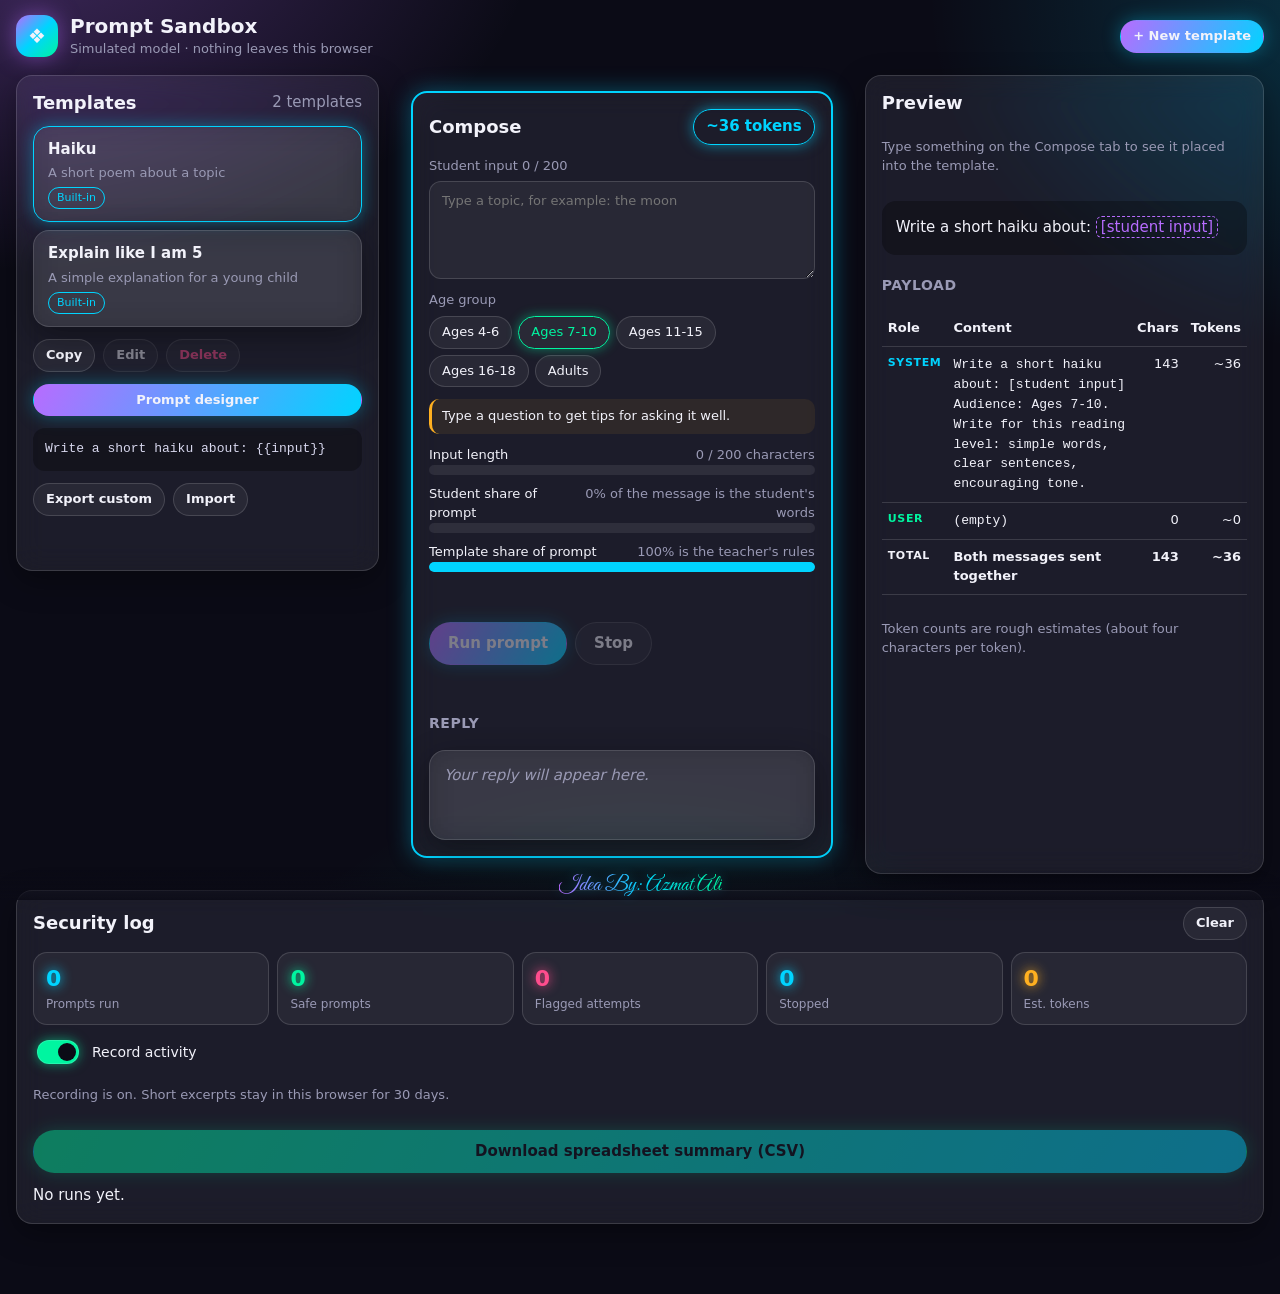
<file: index.html>
<!DOCTYPE html>
<html lang="en" data-layout="desktop">
<head>
  <meta charset="UTF-8">
  <meta name="viewport" content="width=device-width, initial-scale=1, viewport-fit=cover">
  <meta name="description" content="Prompt Sandbox: see how a template and a student's words combine into a prompt. Simulated model, no data leaves the browser.">
  <meta name="theme-color" content="#0b0b16">
  <title>Prompt Sandbox</title>
  <meta property="og:type" content="website">
  <meta property="og:title" content="Prompt Sandbox">
  <meta property="og:description" content="See how a template and a student's words combine into a prompt.">
  <meta property="og:url" content="https://prompt-sandbox-azmataliakbar.netlify.app/">
  <meta property="og:image" content="https://prompt-sandbox-azmataliakbar.netlify.app/prompt1.png">
  <meta property="og:image:width" content="571">
  <meta property="og:image:height" content="472">
  <meta property="og:image:alt" content="Prompt Sandbox">
  <meta name="twitter:card" content="summary">
  <meta name="twitter:image" content="https://prompt-sandbox-azmataliakbar.netlify.app/prompt1.png">
  <link rel="preconnect" href="https://fonts.googleapis.com">
  <link rel="preconnect" href="https://fonts.gstatic.com" crossorigin>
  <link href="https://fonts.googleapis.com/css2?family=Great+Vibes&display=swap" rel="stylesheet">
  <link rel="stylesheet" href="css/app.css">
</head>
<body>

  <header class="topbar">
    <div class="brand">
      <span class="logo" aria-hidden="true">&#10070;</span>
      <div>
        <h1>Prompt Sandbox</h1>
        <p class="tag" id="mode-badge">Simulated model</p>
      </div>
    </div>
    <button type="button" class="btn neon small" id="new-template">+ New template</button>
  </header>

  <nav class="tabbar" role="tablist" aria-label="Sections">
    <button type="button" role="tab" data-target="templates" aria-selected="false">Templates</button>
    <button type="button" role="tab" data-target="compose" aria-selected="true">Compose</button>
    <button type="button" role="tab" data-target="preview" aria-selected="false">Preview</button>
    <button type="button" role="tab" data-target="log" aria-selected="false">Security</button>
  </nav>

  <main class="workspace">

    <!-- Templates -->
    <section class="panel sec-templates glass" data-section="templates" aria-labelledby="h-templates">
      <div class="panel-head">
        <h2 id="h-templates">Templates</h2>
        <span class="muted" id="template-count"></span>
      </div>
      <div class="template-list" id="template-list"></div>
      <div class="template-actions">
        <button type="button" class="btn ghost small" id="copy-template">Copy</button>
        <button type="button" class="btn ghost small" id="edit-template">Edit</button>
        <button type="button" class="btn ghost small danger" id="delete-template">Delete</button>
      </div>
      <button type="button" class="btn neon small" id="open-designer">Prompt designer</button>
      <pre class="template-detail" id="template-detail" aria-label="Selected template text"></pre>
      <div class="library-tools">
        <button type="button" class="btn ghost small" id="export-templates">Export custom</button>
        <button type="button" class="btn ghost small" id="import-templates">Import</button>
        <input type="file" id="import-file" accept="application/json" hidden>
      </div>
      <p class="muted small" id="template-message" role="status"></p>
    </section>

    <!-- Compose -->
    <section class="panel sec-compose" data-section="compose" aria-labelledby="h-compose">
      <div class="run-card glass" id="run-card">
        <div class="panel-head">
          <h2 id="h-compose">Compose</h2>
          <span class="token-count" id="token-count" aria-live="polite">~0 tokens</span>
        </div>
        <label class="field">
          <span>Student input <span class="muted" id="char-count"></span></span>
          <textarea id="input" rows="4" maxlength="500" placeholder="Type a topic, for example: the moon"></textarea>
        </label>
        <div class="audience">
          <span class="field-label">Age group</span>
          <div class="chips" id="audience-chips" role="group" aria-label="Age group"></div>
        </div>
        <ul class="tips" id="tips" aria-label="Tips for asking a better question"></ul>
        <div class="meters" id="meters"></div>
        <p class="chip warn" id="chip-injection" hidden>Contains a rule-override phrase</p>
        <p class="muted small" id="compose-notes"></p>
        <div class="run-actions">
          <button type="button" class="btn neon" id="run" disabled>Run prompt</button>
          <button type="button" class="btn ghost" id="stop" disabled>Stop</button>
        </div>
        <p class="run-message" id="run-message" role="status" aria-live="polite"></p>
        <h3 class="sub">Reply</h3>
        <div class="output glass" id="output" aria-live="polite"></div>
      </div>
    </section>

    <!-- Preview -->
    <section class="panel sec-preview glass" data-section="preview" aria-labelledby="h-preview">
      <div class="panel-head">
        <h2 id="h-preview">Preview</h2>
      </div>
      <p class="muted small" id="viewer-note"></p>
      <div class="viewer" id="viewer-template" aria-label="Template with the student's text in place"></div>
      <h3 class="sub">Payload</h3>
      <div class="matrix-wrap">
        <table class="matrix">
          <thead>
            <tr><th scope="col">Role</th><th scope="col">Content</th><th scope="col">Chars</th><th scope="col">Tokens</th></tr>
          </thead>
          <tbody id="matrix-body"></tbody>
        </table>
      </div>
      <p class="muted small">Token counts are rough estimates (about four characters per token).</p>
    </section>

    <!-- Security: metrics, live log and spreadsheet export -->
    <section class="panel sec-log glass" data-section="log" aria-labelledby="h-log">
      <div class="panel-head">
        <h2 id="h-log">Security log</h2>
        <button type="button" class="btn ghost small" id="clear-log">Clear</button>
      </div>

      <div class="metrics" role="list" aria-label="Activity counts">
        <div class="metric" role="listitem"><span class="metric-value" id="m-total">0</span><span class="metric-label">Prompts run</span></div>
        <div class="metric safe" role="listitem"><span class="metric-value" id="m-safe">0</span><span class="metric-label">Safe prompts</span></div>
        <div class="metric flag" role="listitem"><span class="metric-value" id="m-flagged">0</span><span class="metric-label">Flagged attempts</span></div>
        <div class="metric" role="listitem"><span class="metric-value" id="m-stopped">0</span><span class="metric-label">Stopped</span></div>
        <div class="metric tokens" role="listitem"><span class="metric-value" id="m-tokens">0</span><span class="metric-label">Est. tokens</span></div>
      </div>

      <div class="log-controls">
        <label class="switch">
          <input type="checkbox" id="log-toggle" checked>
          <span>Record activity</span>
        </label>
        <p class="muted small" id="log-state" role="status"></p>
      </div>

      <button type="button" class="btn neon csv" id="download-csv" disabled>Download spreadsheet summary (CSV)</button>

      <ul class="log-list scroll" id="log-list" aria-live="polite" aria-label="Security log, newest first"></ul>
    </section>

  </main>

  <!-- Prompt designer: builds a template from a few choices -->
  <dialog class="creator glass" id="designer" aria-labelledby="designer-title">
    <form id="designer-form" method="dialog">
      <h2 id="designer-title">Prompt designer</h2>
      <p class="muted small">Answer a few questions. The template is built for you, and you can edit it later.</p>
      <label class="field">
        <span>What should the AI do?</span>
        <input id="d-task" type="text" maxlength="240" placeholder="for example: explain a science idea">
      </label>
      <label class="field">
        <span>Answer format</span>
        <select id="d-format"></select>
      </label>
      <label class="field">
        <span>Tone</span>
        <select id="d-tone"></select>
      </label>
      <label class="field">
        <span>Length</span>
        <select id="d-length"></select>
      </label>
      <label class="field">
        <span>Extra rules (optional)</span>
        <input id="d-rules" type="text" maxlength="200" placeholder="for example: no scary words">
      </label>
      <div class="field">
        <span>Preview</span>
        <pre class="template-detail" id="d-preview" aria-live="polite"></pre>
      </div>
      <p class="error" id="designer-error" role="alert"></p>
      <div class="dialog-actions">
        <button type="button" class="btn ghost" id="designer-cancel">Cancel</button>
        <button type="submit" class="btn neon">Use this template</button>
      </div>
    </form>
  </dialog>

  <!-- Template creator -->
  <dialog class="creator glass" id="creator" aria-labelledby="creator-title">
    <form id="creator-form" method="dialog">
      <h2 id="creator-title">New template</h2>
      <label class="field">
        <span>Name</span>
        <input id="c-name" type="text" maxlength="60" required>
      </label>
      <label class="field">
        <span>Description (optional)</span>
        <input id="c-desc" type="text" maxlength="200">
      </label>
      <label class="field">
        <span>Template instructions</span>
        <textarea id="c-template" rows="4" maxlength="2000" required></textarea>
        <small class="hint" id="c-hint" role="status"></small>
      </label>
      <label class="field">
        <span>Input limit (characters, optional)</span>
        <input id="c-limit" type="number" min="1" max="500" inputmode="numeric">
      </label>
      <p class="error" id="creator-error" role="alert"></p>
      <div class="dialog-actions">
        <button type="button" class="btn ghost" id="creator-cancel">Cancel</button>
        <button type="submit" class="btn neon">Save template</button>
      </div>
    </form>
  </dialog>

  <footer class="footer">
    <span class="watermark">Idea By: Azmat Ali</span>
  </footer>

  <!-- Classic scripts in dependency order (opens from file:// with no server) -->
  <script src="js/config.js"></script>
  <script src="js/util/storage.js"></script>
  <script src="js/core/scanner.js"></script>
  <script src="js/core/prompt.js"></script>
  <script src="js/core/templates.js"></script>
  <script src="js/core/simulator.js"></script>
  <script src="js/core/provider.js"></script>
  <script src="js/core/log.js"></script>
  <script src="js/core/tools.js"></script>
  <script src="js/core/designer.js"></script>
  <script src="js/core/tips.js"></script>
  <script src="js/ui/viewer.js"></script>
  <script src="js/app.js"></script>
</body>
</html>
</file>
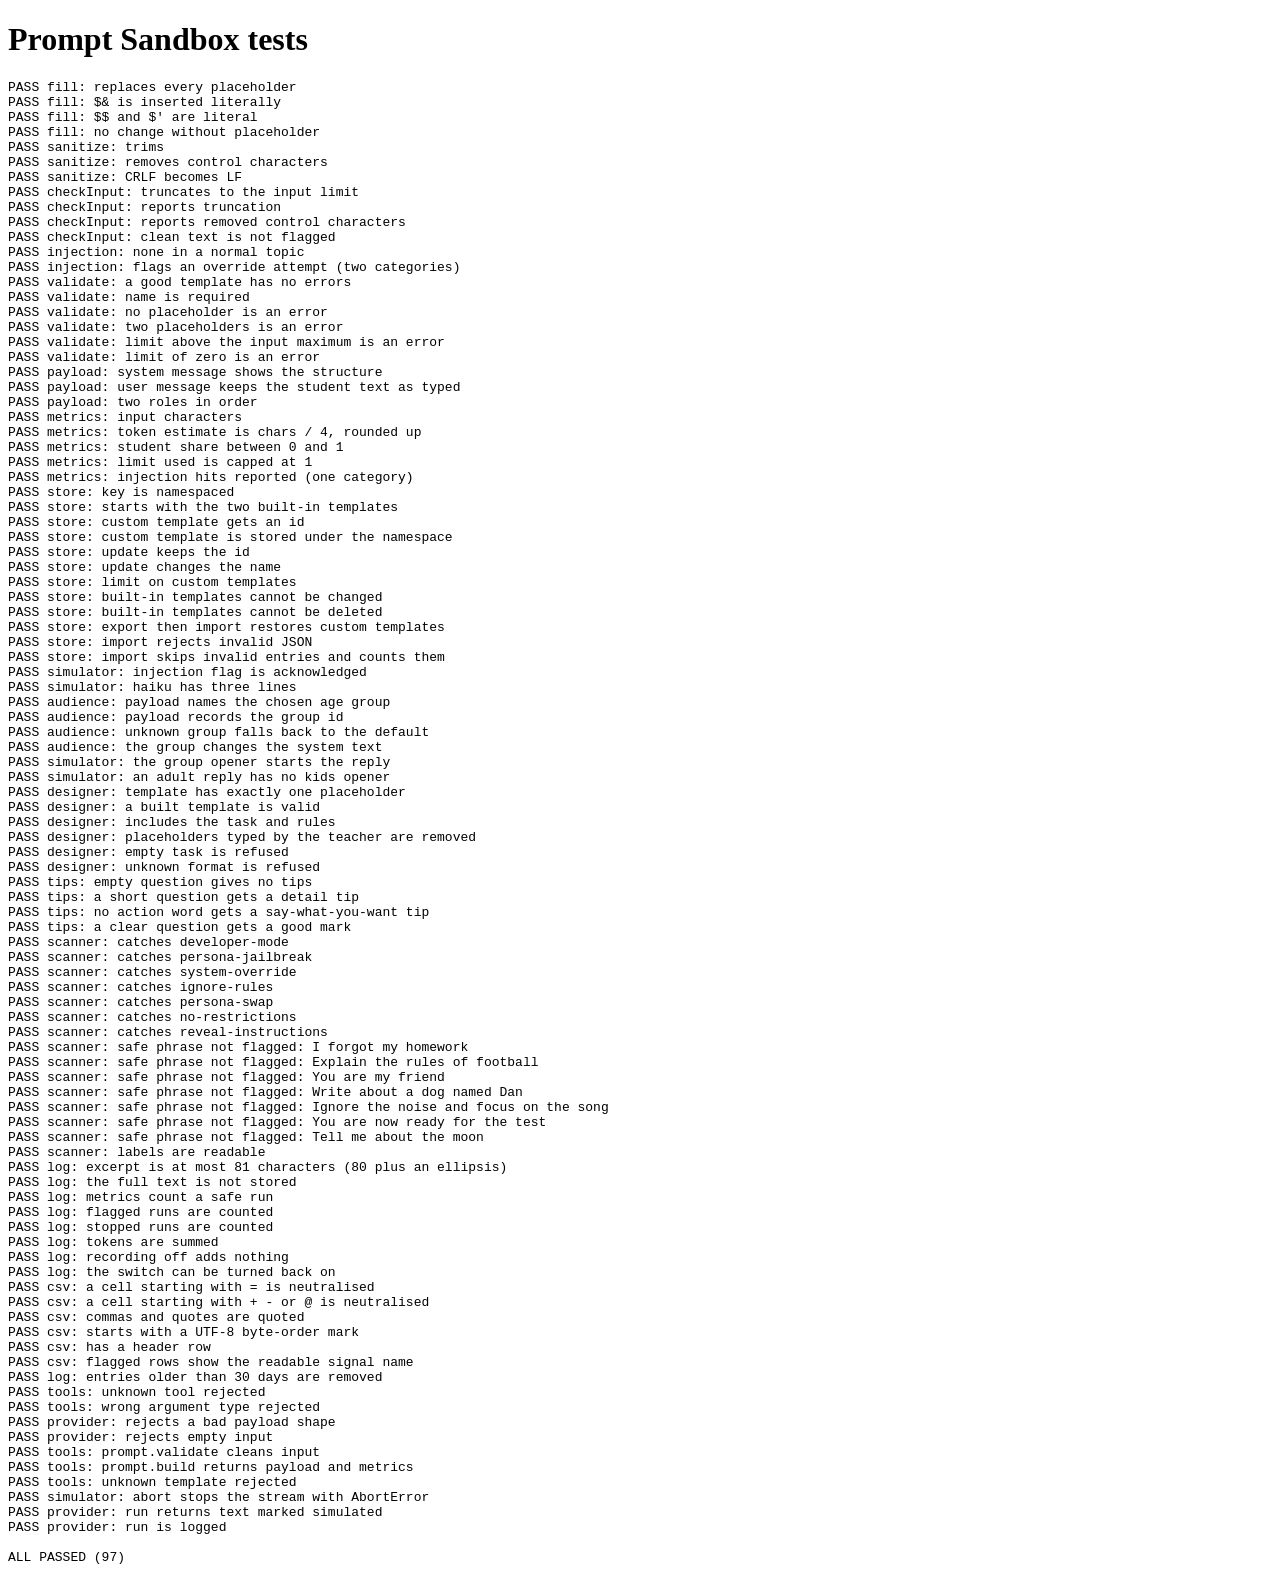
<file: tests/index.html>
<!DOCTYPE html>
<html lang="en">
<head>
  <meta charset="UTF-8">
  <meta name="viewport" content="width=device-width, initial-scale=1">
  <title>Prompt Sandbox tests</title>
</head>
<body>
  <h1>Prompt Sandbox tests</h1>
  <pre id="results">running...</pre>

  <script src="../js/config.js"></script>
  <script src="../js/util/storage.js"></script>
  <script src="../js/core/scanner.js"></script>
  <script src="../js/core/prompt.js"></script>
  <script src="../js/core/templates.js"></script>
  <script src="../js/core/simulator.js"></script>
  <script src="../js/core/provider.js"></script>
  <script src="../js/core/log.js"></script>
  <script src="../js/core/tools.js"></script>
  <script src="../js/core/designer.js"></script>
  <script src="../js/core/tips.js"></script>
  <script src="tests.js"></script>
</body>
</html>
</file>
<file: css/app.css>
/* ==========================================================================
   Prompt Sandbox. Breakpoints are custom properties; JS reads them into data-layout.
   Layouts: mobile < 640px (four tabs), tablet 640-1023px (two columns),
   desktop >= 1024px (three columns, log below).
   ========================================================================== */
:root {
  --footer-h: 30px;
  --tabbar-h: 0px;
  --badge-h: 0px;             /* phones: 64px, for Netlify badge */
  --radius: 16px;
  --bg: #0b0b16;
  --text: #f2f2fa;
  --muted: #9a9ab5;
  --glass: rgba(255, 255, 255, 0.07);
  --glass-border: rgba(255, 255, 255, 0.14);
  --idle: #00d4ff;
  --running: #b76cff;
  --ok: #00f5a0;
  --error: #ff4d8d;
  --warm: #ffb020;
  --shadow: 0 10px 30px rgba(0, 0, 0, 0.35);
  color-scheme: dark;
}

[data-layout="mobile"] {
  --tabbar-h: 56px;
}

/* Netlify's free-plan badge sits at the bottom-right of phone screens (about 64px tall).
   Lift the tab bar and footer above it on phones so they never cover the badge or get covered by it. */
[data-layout="mobile"] {
  --badge-h: 64px;
}


*,
*::before,
*::after {
  box-sizing: border-box;
}

html,
body {
  margin: 0;
  min-height: 100%;
  overflow-x: hidden;            /* no sideways scrolling at any width */
}

body {
  color: var(--text);
  background-color: var(--bg);
  background-image:
    radial-gradient(900px 600px at 0% -10%, rgba(183, 108, 255, 0.32), transparent 60%),
    radial-gradient(800px 600px at 110% 0%, rgba(0, 212, 255, 0.22), transparent 60%),
    radial-gradient(700px 500px at 50% 120%, rgba(0, 245, 160, 0.14), transparent 60%);
  background-attachment: fixed;
  font: 15px/1.45 system-ui, -apple-system, "Segoe UI", Roboto, sans-serif;
  padding-bottom: calc(var(--footer-h) + var(--tabbar-h) + var(--badge-h) + 24px);
}

h1, h2, h3 {
  margin: 0;
  line-height: 1.2;
}

.muted { color: var(--muted); }
.small { font-size: 13px; }
.sub { font-size: 14px; margin: 10px 0 6px; color: var(--muted); letter-spacing: 0.04em; text-transform: uppercase; }

/* ---------- Glass surfaces and buttons ---------- */
.glass {
  background: var(--glass);
  border: 1px solid var(--glass-border);
  border-radius: var(--radius);
  backdrop-filter: blur(14px) saturate(140%);
  -webkit-backdrop-filter: blur(14px) saturate(140%);
  box-shadow: var(--shadow);
}

.btn {
  appearance: none;
  border: 1px solid transparent;
  border-radius: 999px;
  padding: 10px 18px;
  font: inherit;
  font-weight: 600;
  color: var(--text);
  cursor: pointer;
  transition: transform 0.15s ease, box-shadow 0.2s ease, opacity 0.2s ease;
}

.btn:hover:not(:disabled) { transform: translateY(-1px); }
.btn:disabled { opacity: 0.45; cursor: not-allowed; }
.btn:focus-visible,
textarea:focus-visible,
input:focus-visible,
.template-btn:focus-visible,
.tabbar button:focus-visible {
  outline: 2px solid var(--idle);
  outline-offset: 3px;
}

.btn.small { padding: 6px 12px; font-size: 13px; }
.btn.ghost { background: rgba(255, 255, 255, 0.06); border-color: var(--glass-border); }
.btn.danger { color: var(--error); }
.btn.neon {
  background: linear-gradient(120deg, #b76cff, #00d4ff);
  box-shadow: 0 0 18px rgba(0, 212, 255, 0.35);
}

/* ---------- Header ---------- */
.topbar {
  display: flex;
  align-items: center;
  justify-content: space-between;
  gap: 12px;
  padding: 14px 16px 8px;
}

.brand {
  display: flex;
  align-items: center;
  gap: 12px;
  min-width: 0;
}

.logo {
  display: grid;
  place-items: center;
  width: 42px;
  height: 42px;
  border-radius: 14px;
  font-size: 20px;
  background: linear-gradient(135deg, #b76cff, #00d4ff, #00f5a0);
  box-shadow: 0 0 22px rgba(183, 108, 255, 0.5);
  flex: 0 0 auto;
}

.brand h1 { font-size: 20px; }
.tag { margin: 2px 0 0; color: var(--muted); font-size: 13px; }

/* ---------- Workspace grid ---------- */
.workspace {
  display: grid;
  gap: 16px;
  padding: 8px 16px 16px;
  max-width: 1320px;
  margin: 0 auto;
}

.panel {
  min-width: 0;
  padding: 16px;
  display: grid;
  gap: 12px;
  align-content: start;
}

.panel-head {
  display: flex;
  align-items: center;
  justify-content: space-between;
  gap: 10px;
  flex-wrap: wrap;
}

.panel h2 { font-size: 18px; }

/* ---------- Templates ---------- */
.template-list {
  display: grid;
  gap: 8px;
}

.template-btn {
  display: grid;
  gap: 4px;
  width: 100%;
  padding: 12px 14px;
  text-align: left;
  color: var(--text);
  font: inherit;
  cursor: pointer;
  background: var(--glass);
  border: 1px solid var(--glass-border);
  transition: box-shadow 0.2s ease, border-color 0.2s ease;
}

.template-btn[aria-pressed="true"] {
  border-color: var(--idle);
  box-shadow: 0 0 16px rgba(0, 212, 255, 0.4);
}

.template-name { font-weight: 700; }
.template-desc { color: var(--muted); font-size: 13px; }

.kind {
  justify-self: start;
  font-size: 11px;
  padding: 2px 8px;
  border-radius: 999px;
  border: 1px solid currentColor;
}

.kind.builtin { color: var(--idle); }
.kind.custom { color: var(--running); }

.template-actions,
.library-tools,
.run-actions {
  display: flex;
  flex-wrap: wrap;
  gap: 8px;
}

.template-detail,
.output code,
code {
  font-family: ui-monospace, Consolas, "Courier New", monospace;
  font-size: 13px;
}

.template-detail {
  margin: 0;
  white-space: pre-wrap;
  overflow-wrap: anywhere;
  padding: 12px;
  border-radius: 12px;
  background: rgba(0, 0, 0, 0.3);
  color: #d8d8ee;
}

/* ---------- Compose and run card (neon status border) ---------- */
.run-card {
  display: grid;
  gap: 12px;
  padding: 16px;
  border: 2px solid var(--idle);
  box-shadow: 0 0 22px rgba(0, 212, 255, 0.35);
  transition: border-color 0.3s ease, box-shadow 0.3s ease;
}

.run-card.status-running {
  border-color: var(--running);
  box-shadow: 0 0 26px rgba(183, 108, 255, 0.6);
  animation: pulse 1.6s ease-in-out infinite;
}

.run-card.status-ok {
  border-color: var(--ok);
  box-shadow: 0 0 26px rgba(0, 245, 160, 0.5);
}

.run-card.status-error {
  border-color: var(--error);
  box-shadow: 0 0 26px rgba(255, 77, 141, 0.55);
}

@keyframes pulse {
  0%, 100% { box-shadow: 0 0 14px rgba(183, 108, 255, 0.35); }
  50% { box-shadow: 0 0 30px rgba(183, 108, 255, 0.75); }
}

.field {
  display: grid;
  gap: 6px;
  font-size: 13px;
  color: var(--muted);
}

textarea,
input[type="text"],
input[type="number"] {
  width: 100%;
  padding: 10px 12px;
  border-radius: 12px;
  border: 1px solid var(--glass-border);
  background: rgba(255, 255, 255, 0.06);
  color: var(--text);
  font: inherit;
  resize: vertical;
}

.token-count {
  padding: 6px 12px;
  border-radius: 999px;
  font-weight: 700;
  font-variant-numeric: tabular-nums;
  color: var(--idle);
  border: 1px solid var(--idle);
  box-shadow: 0 0 14px rgba(0, 212, 255, 0.55);
}

.token-count.near {
  color: var(--warm);
  border-color: var(--warm);
  box-shadow: 0 0 14px rgba(255, 176, 32, 0.6);
}

.meters { display: grid; gap: 10px; }

.meter-head {
  display: flex;
  justify-content: space-between;
  gap: 8px;
  font-size: 13px;
}

.meter-label { color: var(--text); }
.meter-caption { color: var(--muted); text-align: right; }

.meter-track {
  height: 10px;
  border-radius: 999px;
  background: rgba(255, 255, 255, 0.08);
  overflow: hidden;
}

.meter-fill {
  height: 100%;
  border-radius: 999px;
  transition: width 0.25s ease;
  box-shadow: 0 0 10px currentColor;
}

.meter-fill.cool { background: var(--idle); color: var(--idle); }
.meter-fill.warm { background: var(--warm); color: var(--warm); }
.meter-fill.hot { background: var(--error); color: var(--error); }
.meter-fill.violet { background: var(--running); color: var(--running); }

.chip {
  justify-self: start;
  margin: 0;
  padding: 4px 10px;
  border-radius: 999px;
  font-size: 13px;
  font-weight: 600;
}

.chip.warn {
  color: var(--warm);
  border: 1px solid var(--warm);
  box-shadow: 0 0 12px rgba(255, 176, 32, 0.5);
}

.run-message {
  margin: 0;
  min-height: 1.2em;
  font-size: 13px;
  color: var(--muted);
}

.output {
  min-height: 90px;
  padding: 14px;
  white-space: pre-wrap;
  overflow-wrap: anywhere;
  font-size: 15px;
}

.output.placeholder { color: var(--muted); font-style: italic; }

/* ---------- Preview: template viewer and payload matrix ---------- */
.viewer {
  padding: 14px;
  border-radius: 14px;
  background: rgba(0, 0, 0, 0.3);
  line-height: 1.7;
  white-space: pre-wrap;
  overflow-wrap: anywhere;
}

.viewer .inserted {
  background: linear-gradient(120deg, rgba(0, 245, 160, 0.35), rgba(0, 212, 255, 0.35));
  border-radius: 6px;
  padding: 1px 4px;
  box-shadow: 0 0 10px rgba(0, 245, 160, 0.45);
  color: #ffffff;
}

.viewer .slot {
  border: 1px dashed var(--running);
  border-radius: 6px;
  padding: 1px 4px;
  color: var(--running);
}

.matrix-wrap { overflow-x: auto; }

.matrix {
  width: 100%;
  border-collapse: collapse;
  font-size: 13px;
}

.matrix th,
.matrix td {
  padding: 8px 6px;
  border-bottom: 1px solid var(--glass-border);
  vertical-align: top;
  text-align: left;
}

.matrix .num {
  text-align: right;
  font-variant-numeric: tabular-nums;
  white-space: nowrap;
}

.matrix .content { overflow-wrap: anywhere; min-width: 120px; }
.matrix .role { color: var(--muted); text-transform: uppercase; font-size: 11px; letter-spacing: 0.06em; }
.matrix .row-system .role { color: var(--idle); }
.matrix .row-user .role { color: var(--ok); }
.matrix .row-total td,
.matrix .row-total th { font-weight: 700; color: var(--text); }

/* ---------- Log ---------- */
.log-list {
  list-style: none;
  margin: 0;
  padding: 0;
  display: grid;
  gap: 8px;
}

.log-item {
  padding: 10px 12px;
  border-radius: 12px;
  background: rgba(255, 255, 255, 0.04);
  border: 1px solid var(--glass-border);
  border-left: 3px solid var(--idle);
}

.log-item.status-ok { border-left-color: var(--ok); }
.log-item.status-error { border-left-color: var(--error); }

.log-head {
  display: flex;
  justify-content: space-between;
  font-size: 13px;
}

.log-status { font-weight: 700; text-transform: capitalize; }
.log-time,
.log-template,
.log-preview { color: var(--muted); font-size: 13px; }
.log-preview { overflow-wrap: anywhere; }

/* ---------- Creator dialog ---------- */
.creator {
  width: min(520px, calc(100vw - 24px));
  padding: 0;
  color: var(--text);
  background: rgba(20, 20, 38, 0.94);
}

.creator::backdrop {
  background: rgba(0, 0, 0, 0.55);
  backdrop-filter: blur(4px);
}

.creator form {
  display: grid;
  gap: 12px;
  padding: 20px;
}

.creator h2 { font-size: 18px; }

.hint {
  color: var(--muted);
  font-size: 12px;
}

.hint.ok { color: var(--ok); }

.error {
  margin: 0;
  color: var(--error);
  font-size: 13px;
  min-height: 1em;
}

.dialog-actions {
  display: flex;
  justify-content: flex-end;
  gap: 10px;
}

/* ---------- Footer watermark (fixed at the bottom) ---------- */
.footer {
  position: fixed;
  left: 0;
  right: 0;
  bottom: calc(var(--tabbar-h) + var(--badge-h));
  z-index: 4;
  height: var(--footer-h);
  display: flex;
  align-items: center;
  justify-content: center;
  pointer-events: none;
  background: linear-gradient(to top, rgba(11, 11, 22, 0.85), rgba(11, 11, 22, 0));
}

.watermark {
  font-family: "Great Vibes", "Brush Script MT", cursive;
  font-size: 22px;
  line-height: 1;
  white-space: nowrap;
  background: linear-gradient(90deg, #b76cff, #00d4ff, #00f5a0);
  -webkit-background-clip: text;
  background-clip: text;
  color: transparent;
  filter: drop-shadow(0 0 6px rgba(0, 212, 255, 0.4));
  user-select: none;
}

/* ---------- Tabs (phones only) ---------- */
.tabbar { display: none; }

[data-layout="mobile"] .tabbar {
  position: fixed;
  left: 0;
  right: 0;
  bottom: var(--badge-h);
  z-index: 6;
  height: var(--tabbar-h);
  display: flex;
  background: rgba(11, 11, 22, 0.94);
  border-top: 1px solid var(--glass-border);
  backdrop-filter: blur(14px);
  -webkit-backdrop-filter: blur(14px);
  padding-bottom: env(safe-area-inset-bottom, 0px);
}

.tabbar button {
  flex: 1 1 0;
  min-width: 0;
  appearance: none;
  border: 0;
  background: transparent;
  color: var(--muted);
  font: inherit;
  font-size: 13px;
  font-weight: 600;
  cursor: pointer;
}

.tabbar button.is-active {
  color: var(--text);
  text-shadow: 0 0 10px #00d4ff;
  box-shadow: inset 0 3px 0 #00d4ff;
}

[data-layout="mobile"] .panel[data-section]:not(.is-active) {
  display: none;
}

/* ---------- Tablet and desktop: all panels on one grid ---------- */
[data-layout="tablet"] .workspace {
  grid-template-columns: minmax(0, 1fr) minmax(0, 1.4fr);
  grid-template-areas:
    "templates compose"
    "templates preview"
    "templates log";
}

[data-layout="desktop"] .workspace {
  grid-template-columns: minmax(0, 1fr) minmax(0, 1.25fr) minmax(0, 1.1fr);
  grid-template-areas:
    "templates compose preview"
    "log log log";
}

[data-layout="tablet"] .sec-templates,
[data-layout="desktop"] .sec-templates { grid-area: templates; align-self: start; }
[data-layout="tablet"] .sec-compose,
[data-layout="desktop"] .sec-compose { grid-area: compose; }
[data-layout="tablet"] .sec-preview,
[data-layout="desktop"] .sec-preview { grid-area: preview; }
[data-layout="tablet"] .sec-log,
[data-layout="desktop"] .sec-log { grid-area: log; }

@media (prefers-reduced-motion: reduce) {
  .run-card.status-running { animation: none; }
  .btn,
  .meter-fill { transition: none; }
}

/* Phones: each meter caption sits under its label, so the text has room to read */
[data-layout="mobile"] .meter-head {
  flex-direction: column;
  gap: 2px;
}

[data-layout="mobile"] .meter-caption {
  text-align: left;
}

/* ---------- Age groups and question tips ---------- */
.audience {
  display: grid;
  gap: 6px;
}

.field-label {
  font-size: 13px;
  color: var(--muted);
}

.chips {
  display: flex;
  flex-wrap: wrap;
  gap: 6px;
}

.chip-btn {
  appearance: none;
  padding: 6px 12px;
  border-radius: 999px;
  border: 1px solid var(--glass-border);
  background: rgba(255, 255, 255, 0.06);
  color: var(--text);
  font: inherit;
  font-size: 13px;
  cursor: pointer;
}

.chip-btn[aria-pressed="true"] {
  border-color: var(--ok);
  color: var(--ok);
  box-shadow: 0 0 12px rgba(0, 245, 160, 0.45);
}

.tips {
  list-style: none;
  margin: 0;
  padding: 0;
  display: grid;
  gap: 6px;
  font-size: 13px;
}

.tip {
  padding: 8px 10px;
  border-radius: 10px;
  border-left: 3px solid var(--warm);
  background: rgba(255, 176, 32, 0.08);
  color: var(--text);
}

.tip.good {
  border-left-color: var(--ok);
  background: rgba(0, 245, 160, 0.08);
}

.creator select {
  width: 100%;
  padding: 10px 12px;
  border-radius: 12px;
  border: 1px solid var(--glass-border);
  background: rgba(255, 255, 255, 0.06);
  color: var(--text);
  font: inherit;
}

.creator select option {
  background: #14142a;
}

/* ---------- Security panel: metrics, switch, live log, export ---------- */
.metrics {
  display: grid;
  grid-template-columns: repeat(2, minmax(0, 1fr));
  gap: 8px;
}

.metric {
  display: grid;
  gap: 2px;
  padding: 10px 12px;
  border-radius: 14px;
  background: rgba(255, 255, 255, 0.05);
  border: 1px solid var(--glass-border);
  min-width: 0;
}

.metric-value {
  font-size: 22px;
  font-weight: 800;
  font-variant-numeric: tabular-nums;
  color: var(--idle);
  text-shadow: 0 0 12px currentColor;
  overflow-wrap: anywhere;
}

.metric-label {
  font-size: 12px;
  color: var(--muted);
}

.metric.safe .metric-value { color: var(--ok); }
.metric.flag .metric-value { color: var(--error); }
.metric.tokens .metric-value { color: var(--warm); }

.log-controls {
  display: grid;
  gap: 6px;
}

.switch {
  display: inline-flex;
  align-items: center;
  gap: 10px;
  cursor: pointer;
  font-size: 14px;
}

.switch input {
  appearance: none;
  width: 42px;
  height: 24px;
  border-radius: 999px;
  background: rgba(255, 255, 255, 0.12);
  border: 1px solid var(--glass-border);
  position: relative;
  cursor: pointer;
  transition: background 0.2s ease;
  flex: 0 0 auto;
}

.switch input::after {
  content: "";
  position: absolute;
  top: 2px;
  left: 2px;
  width: 18px;
  height: 18px;
  border-radius: 50%;
  background: var(--text);
  transition: transform 0.2s ease;
}

.switch input:checked {
  background: var(--ok);
  box-shadow: 0 0 12px rgba(0, 245, 160, 0.55);
}

.switch input:checked::after {
  transform: translateX(18px);
  background: #0b0b16;
}

.btn.csv {
  width: 100%;
  background: linear-gradient(120deg, var(--ok), var(--idle));
  box-shadow: 0 0 18px rgba(0, 245, 160, 0.4);
  color: #0b0b16;
}

.log-list.scroll {
  max-height: 380px;
  overflow-y: auto;
  overscroll-behavior: contain;
  padding-right: 4px;
}

.log-item.result-ok { border-left-color: var(--ok); }
.log-item.result-stopped { border-left-color: var(--warm); }
.log-item.result-error { border-left-color: var(--error); }

.log-item.is-flagged {
  border-color: rgba(255, 77, 141, 0.55);
  box-shadow: 0 0 14px rgba(255, 77, 141, 0.25);
}

.signal-chips {
  display: flex;
  flex-wrap: wrap;
  gap: 6px;
  margin: 6px 0;
}

.signal-chip {
  font-size: 11px;
  padding: 2px 8px;
  border-radius: 999px;
  color: var(--error);
  border: 1px solid var(--error);
  box-shadow: 0 0 8px rgba(255, 77, 141, 0.35);
}

/* Wide screens: the metric cards sit in one row */
[data-layout="tablet"] .metrics,
[data-layout="desktop"] .metrics {
  grid-template-columns: repeat(5, minmax(0, 1fr));
}

@media (max-width: 300px) {
  .metric-value { font-size: 18px; }
}
</file>
